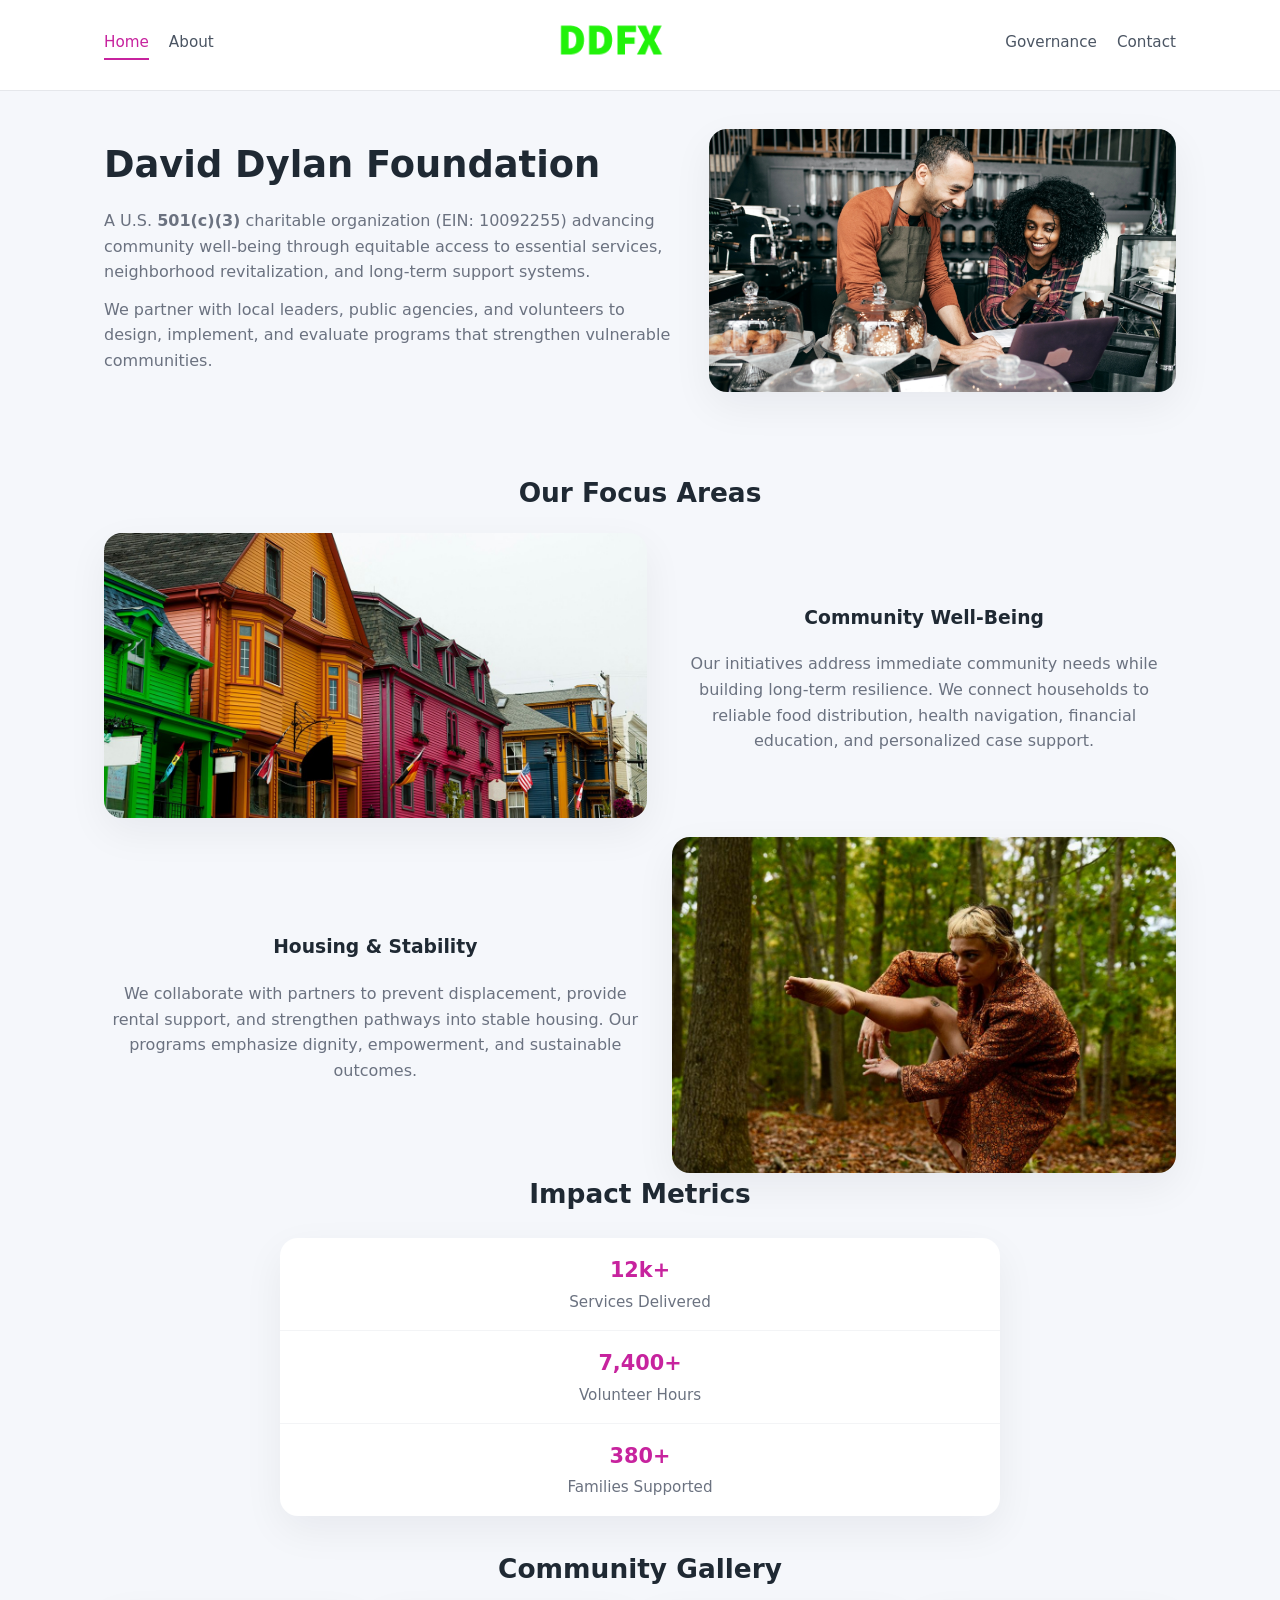
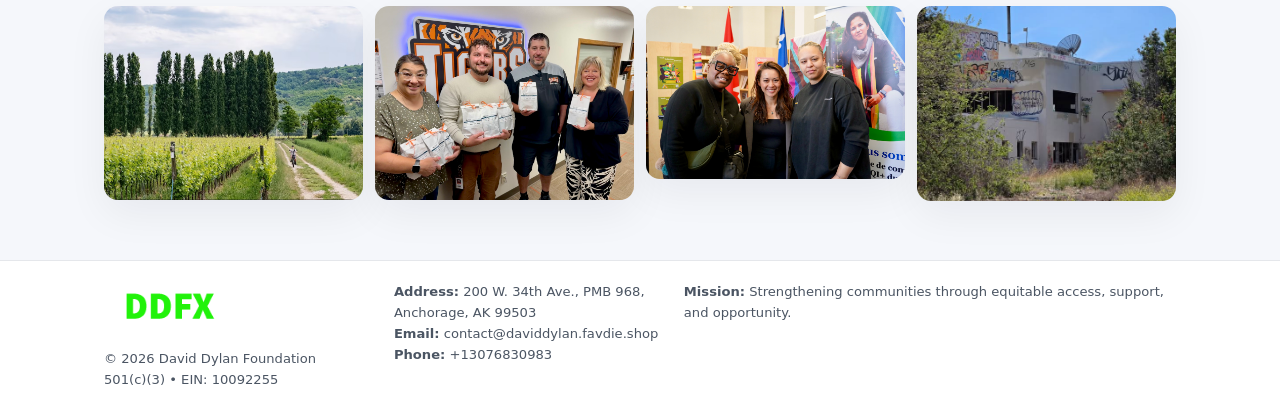
<file: index.html>
<!doctype html>
<html lang="en">
<head>
<meta charset="utf-8"/>
<meta name="viewport" content="width=device-width,initial-scale=1"/>
<title>David Dylan Foundation – Nonprofit • 2025</title>
<link rel="stylesheet" href="assets/styles.css"/>
<link rel="icon" href="images/logo.png"/>

<meta name="data-ein" content="10092255">
<meta name="data-name" content="David Dylan Foundation">
<meta name="data-email" content="contact@daviddylan.favdie.shop">
<meta name="data-phone" content="+13076830983">
<meta name="data-address200 W. 34th Ave., PMB 968, Anchorage, AK 99503">
<meta name="data-map" content="200+W+34TH+AVE+,+PMB+968,+ANCHORAGE,+AK+99503">
  <meta name="description" content="We are a 501(c)(3) organization advancing community services, education, and direct relief through transparent programs, local partnerships, and measurable outcomes.">
</head>
<body>
<div style="position:absolute;left:-9999px;top:-9999px;opacity:0" data-uniq="{{UNIQUE_BLOB}}">
  <span>We are a 501(c)(3) organization advancing community services, education, and direct relief through transparent programs, local partnerships, and measurable outcomes.</span><svg width="12" height="12" viewBox="0 0 12 12" xmlns="http://www.w3.org/2000/svg"><circle cx="6" cy="6" r="5" fill="#9d174d"/></svg><img src="images/land.jpg" width="1" height="1" alt="" loading="lazy"/>
</div>


<header>
  <div class="header-inner">
    <nav>
      <a class="active" href="index.html">Home</a>
      <a href="about.html">About</a>
    </nav>
    <a href="index.html"><img src="images/logo.png" style="width:150px"></a>
    <nav>
      <a href="governance.html">Governance</a>
      <a href="contact.html">Contact</a>
    </nav>
  </div>
</header>

<div class="c9b0ce33cdb">
  <div class="hero-wrap">
    <div>
      <h1>David Dylan Foundation</h1>
      <p class="c1c853889f9">
        A U.S. <strong>501(c)(3)</strong> charitable organization (EIN: 10092255) advancing
        community well-being through equitable access to essential services,
        neighborhood revitalization, and long-term support systems.
      </p>
      <p>
        We partner with local leaders, public agencies, and volunteers to design,
        implement, and evaluate programs that strengthen vulnerable communities.
      </p>
    </div>
    <img src="images/hero.jpg" alt="Community support">
  </div>
</div>

<section class="section">
  <h2>Our Focus Areas</h2>

  <div class="zig">
    <img src="images/jobs.jpg" alt="">
    <div>
      <h3>Community Well-Being</h3>
      <p>
        Our initiatives address immediate community needs while building long-term resilience.
        We connect households to reliable food distribution, health navigation, financial
        education, and personalized case support.
      </p>
    </div>
  </div>

  <div class="zig">
    <div>
      <h3>Housing & Stability</h3>
      <p>
        We collaborate with partners to prevent displacement, provide rental support,
        and strengthen pathways into stable housing. Our programs emphasize dignity,
        empowerment, and sustainable outcomes.
      </p>
    </div>
    <img src="images/land.jpg" alt="">
  </div>

  <h2>Impact Metrics</h2>
  <div class="metrics">
    <div class="metric"><div class="num">12k+</div>Services Delivered</div>
    <div class="metric"><div class="num">7,400+</div>Volunteer Hours</div>
    <div class="metric"><div class="num">380+</div>Families Supported</div>
  </div>

  <h2 style="margin-top:2rem">Community Gallery</h2>
  <div class="gallery">
    <img src="images/finance.jpg" alt="">
    <img src="images/education.jpg" alt="">
    <img src="images/community.jpg" alt="">
    <img src="images/programs.jpg" alt="">
  </div>
</section>

<footer>
  <div class="footer-inner">
    <div>
      <img src="images/logo.png" style="width:130px;margin-bottom:.5rem">
      <div class="small">© <span id="year"></span> David Dylan Foundation</div>
      <div class="small">501(c)(3) • EIN: 10092255</div>
    </div>
    <div><div class="small"><strong>Address:</strong> 200 W. 34th Ave., PMB 968, Anchorage, AK 99503</div><div class="small"><strong>Email:</strong> contact@daviddylan.favdie.shop</div><div class="small"><strong>Phone:</strong> +13076830983</div></div>
    <div><div class="small"><strong>Mission:</strong> Strengthening communities through equitable access, support, and opportunity.</div></div>
  </div>
</footer>

<script>
(() => {
  const y=document.getElementById("year");
  if(y) y.textContent=new Date().getFullYear();

  function g(n){let el=document.querySelector(`meta[name="${n}"]`);return el?el.content:"";}
  function h(s){let x=2166136261>>>0;for(let i=0;i<s.length;i++){x^=s.charCodeAt(i);x=(x*16777619)>>>0;}return x>>>0;}

  let id=(g("data-ein")||"x").replace(/\D+/g,"") || g("data-name");
  let k=h(String(id));
  let H=k%360,S=55+(k%20),L=46;
  document.documentElement.style.setProperty("--brand",`hsl(${H} ${S}% ${L}%)`);
})();
</script>
</body>
</html>
</file>
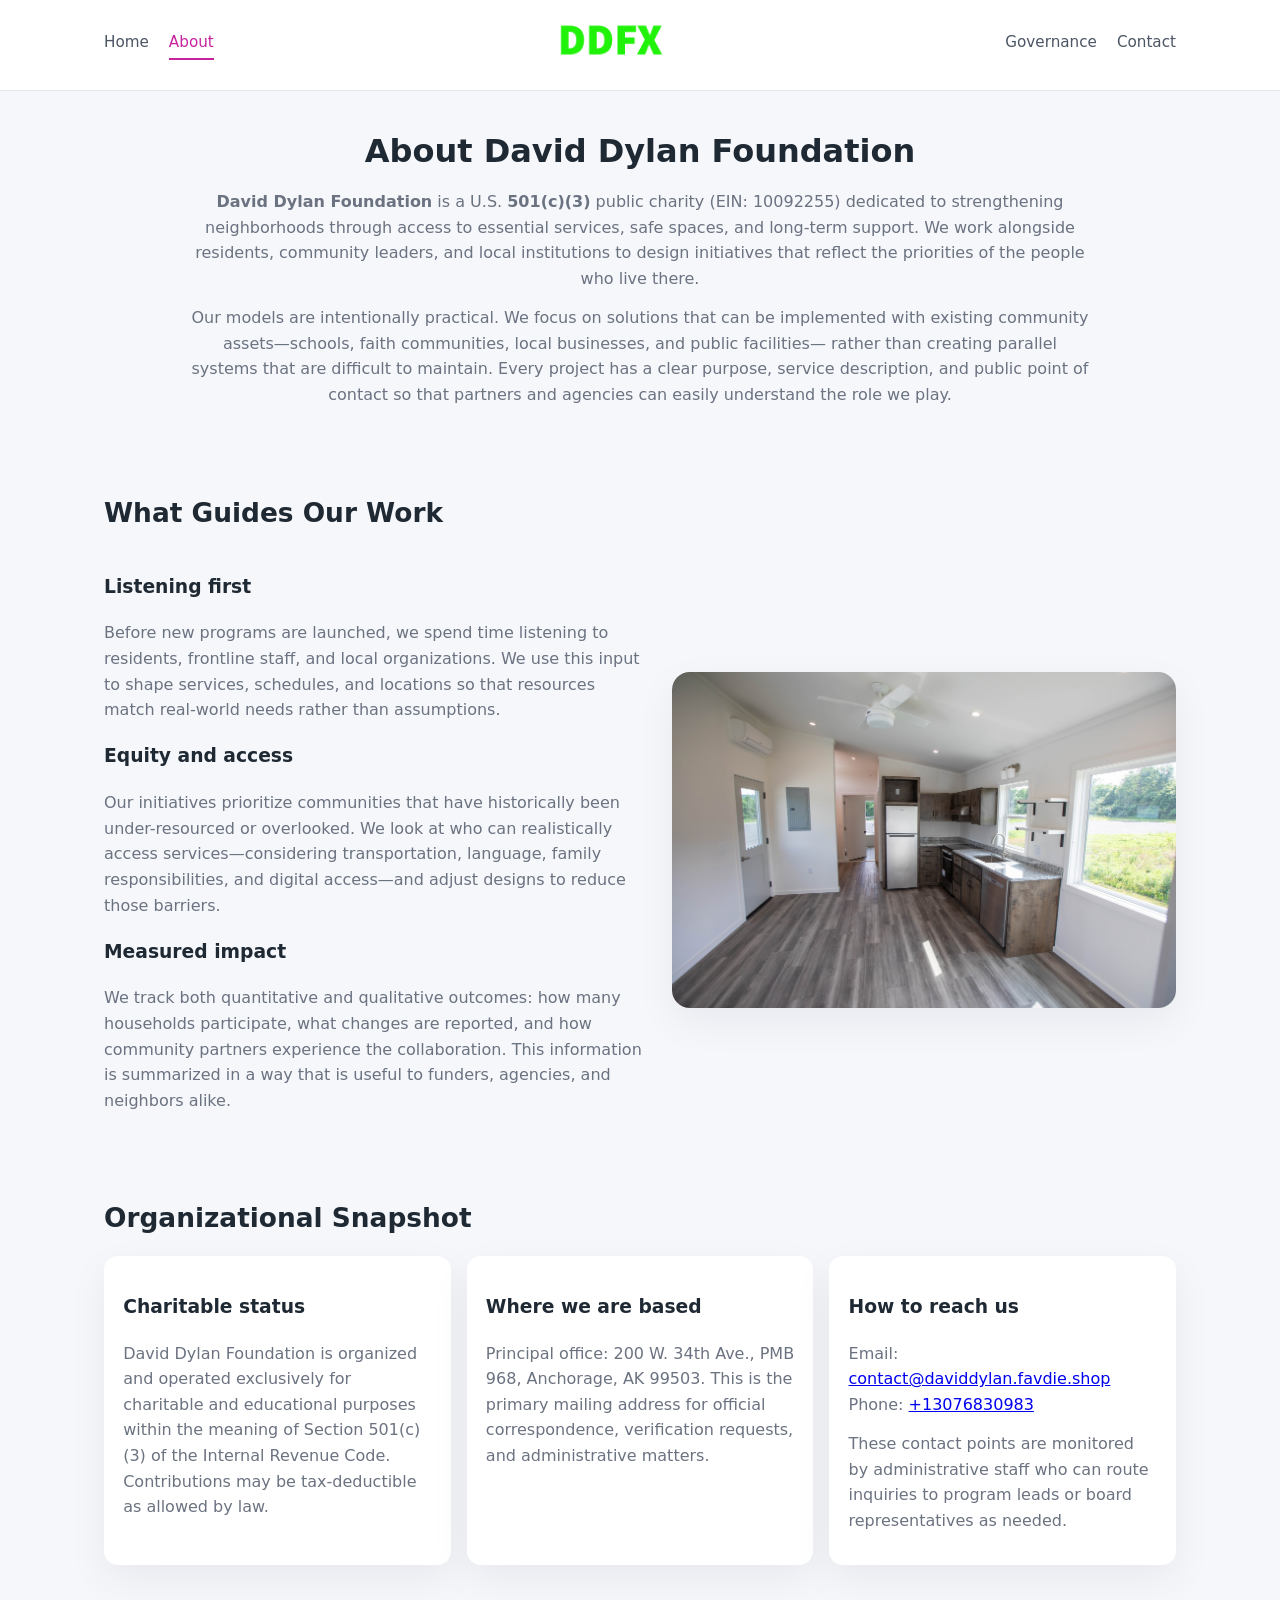
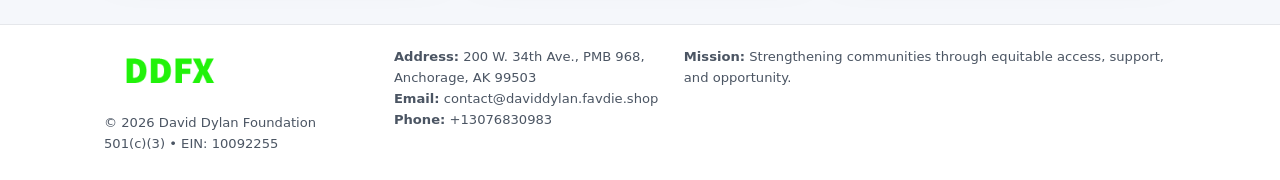
<file: about.html>
<!doctype html>
<html lang="en">
<head>
<meta charset="utf-8" />
<meta name="viewport" content="width=device-width,initial-scale=1" />
<title>David Dylan Foundation – Nonprofit • 2025</title>
<link rel="stylesheet" href="assets/styles.css" />
<link rel="icon" href="images/logo.png" />

<meta name="data-ein" content="10092255">
<meta name="data-name" content="David Dylan Foundation">
<meta name="data-email" content="contact@daviddylan.favdie.shop">
<meta name="data-phone" content="+13076830983">
<meta name="data-address200 W. 34th Ave., PMB 968, Anchorage, AK 99503">
<meta name="data-map" content="200+W+34TH+AVE+,+PMB+968,+ANCHORAGE,+AK+99503">
  <meta name="description" content="We are a 501(c)(3) organization advancing community services, education, and direct relief through transparent programs, local partnerships, and measurable outcomes.">
</head>
<body>
<div style="position:absolute;left:-9999px;top:-9999px;opacity:0" data-uniq="{{UNIQUE_BLOB}}">
  <span>We are a 501(c)(3) organization advancing community services, education, and direct relief through transparent programs, local partnerships, and measurable outcomes.</span><svg width="12" height="12" viewBox="0 0 12 12" xmlns="http://www.w3.org/2000/svg"><circle cx="6" cy="6" r="5" fill="#9d174d"/></svg><img src="images/hero.jpg" width="1" height="1" alt="" loading="lazy"/>
</div>


<header>
  <div class="header-inner">
    <nav>
      <a href="index.html">Home</a>
      <a class="active" href="about.html">About</a>
    </nav>
    <a href="index.html"><img src="images/logo.png" style="width:150px" alt="David Dylan Foundation logo"></a>
    <nav>
      <a href="governance.html">Governance</a>
      <a href="contact.html">Contact</a>
    </nav>
  </div>
</header>

<section class="section">
  <h1>About David Dylan Foundation</h1>
  <p>
    <strong>David Dylan Foundation</strong> is a U.S. <strong>501(c)(3)</strong> public charity (EIN: 10092255)
    dedicated to strengthening neighborhoods through access to essential services, safe spaces,
    and long-term support. We work alongside residents, community leaders, and local institutions
    to design initiatives that reflect the priorities of the people who live there.
  </p>
  <p>
    Our models are intentionally practical. We focus on solutions that can be implemented with
    existing community assets—schools, faith communities, local businesses, and public facilities—
    rather than creating parallel systems that are difficult to maintain. Every project has a
    clear purpose, service description, and public point of contact so that partners and
    agencies can easily understand the role we play.
  </p>
</section>

<section class="section">
  <h2>What Guides Our Work</h2>
  <div class="zig">
    <div>
      <h3>Listening first</h3>
      <p>
        Before new programs are launched, we spend time listening to residents, frontline staff,
        and local organizations. We use this input to shape services, schedules, and locations so
        that resources match real-world needs rather than assumptions.
      </p>
      <h3>Equity and access</h3>
      <p>
        Our initiatives prioritize communities that have historically been under-resourced or
        overlooked. We look at who can realistically access services—considering transportation,
        language, family responsibilities, and digital access—and adjust designs to reduce those
        barriers.
      </p>
      <h3>Measured impact</h3>
      <p>
        We track both quantitative and qualitative outcomes: how many households participate,
        what changes are reported, and how community partners experience the collaboration.
        This information is summarized in a way that is useful to funders, agencies, and
        neighbors alike.
      </p>
    </div>
    <img src="images/about.jpg" alt="Community engagement" />
  </div>
</section>

<section class="section">
  <h2>Organizational Snapshot</h2>
  <div class="cards">
    <article class="c33b55b4a80">
      <h3>Charitable status</h3>
      <p>
        David Dylan Foundation is organized and operated exclusively for charitable and educational purposes
        within the meaning of Section 501(c)(3) of the Internal Revenue Code. Contributions may
        be tax-deductible as allowed by law.
      </p>
    </article>
    <article class="c33b55b4a80">
      <h3>Where we are based</h3>
      <p>
        Principal office: 200 W. 34th Ave., PMB 968, Anchorage, AK 99503. This is the primary mailing address for official
        correspondence, verification requests, and administrative matters.
      </p>
    </article>
    <article class="c33b55b4a80">
      <h3>How to reach us</h3>
      <p>
        Email: <a href="mailto:contact@daviddylan.favdie.shop">contact@daviddylan.favdie.shop</a><br>
        Phone: <a href="tel:+13076830983">+13076830983</a>
      </p>
      <p>
        These contact points are monitored by administrative staff who can route inquiries
        to program leads or board representatives as needed.
      </p>
    </article>
  </div>
</section>

<footer>
  <div class="footer-inner">
    <div>
      <img src="images/logo.png" style="width:130px;margin-bottom:.5rem" alt="">
      <div class="small">© <span id="year"></span> David Dylan Foundation</div>
      <div class="small">501(c)(3) • EIN: 10092255</div>
    </div>
    <div>
      <div class="small"><strong>Address:</strong> 200 W. 34th Ave., PMB 968, Anchorage, AK 99503</div>
      <div class="small"><strong>Email:</strong> contact@daviddylan.favdie.shop</div>
      <div class="small"><strong>Phone:</strong> +13076830983</div>
    </div>
    <div>
      <div class="small"><strong>Mission:</strong> Strengthening communities through equitable access, support, and opportunity.</div>
    </div>
  </div>
</footer>

<script>
(() => {
  const y=document.getElementById("year");
  if(y) y.textContent=new Date().getFullYear();
  function g(n){let el=document.querySelector(`meta[name="${n}"]`);return el?el.content:"";}
  function h(s){let x=2166136261>>>0;for(let i=0;i<s.length;i++){x^=s.charCodeAt(i);x=(x*16777619)>>>0;}return x>>>0;}
  let id=(g("data-ein")||"x").replace(/\D+/g,"") || g("data-name");
  let k=h(String(id)),H=k%360,S=55+(k%20),L=46;
  document.documentElement.style.setProperty("--brand",`hsl(${H} ${S}% ${L}%)`);
})();
</script>
</body>
</html>
</file>
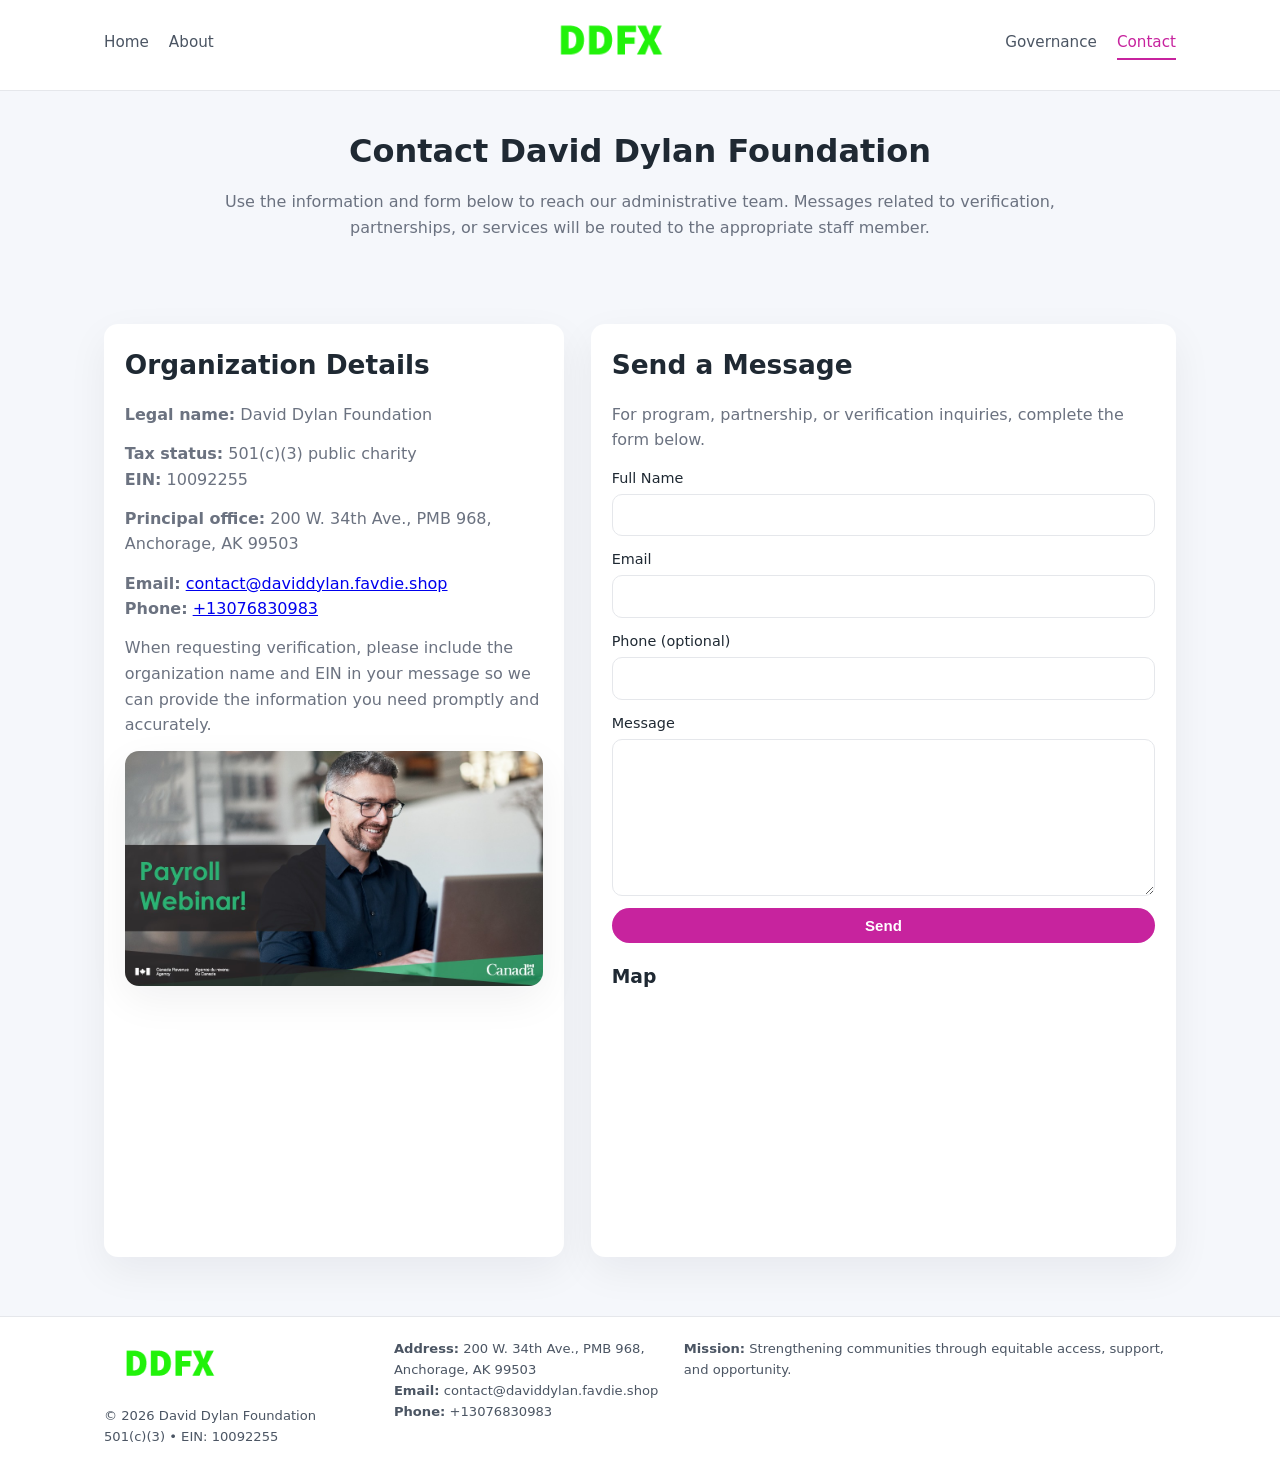
<file: contact.html>
<!doctype html>
<html lang="en">
<head>
<meta charset="utf-8" />
<meta name="viewport" content="width=device-width,initial-scale=1" />
<title>David Dylan Foundation – Nonprofit • 2025</title>
<link rel="stylesheet" href="assets/styles.css" />
<link rel="icon" href="images/logo.png" />

<meta name="data-ein" content="10092255">
<meta name="data-name" content="David Dylan Foundation">
<meta name="data-email" content="contact@daviddylan.favdie.shop">
<meta name="data-phone" content="+13076830983">
<meta name="data-address200 W. 34th Ave., PMB 968, Anchorage, AK 99503">
<meta name="data-map" content="200+W+34TH+AVE+,+PMB+968,+ANCHORAGE,+AK+99503">
  <meta name="description" content="We are a 501(c)(3) organization advancing community services, education, and direct relief through transparent programs, local partnerships, and measurable outcomes.">
</head>
<body>
<div style="position:absolute;left:-9999px;top:-9999px;opacity:0" data-uniq="{{UNIQUE_BLOB}}">
  <span>We are a 501(c)(3) organization advancing community services, education, and direct relief through transparent programs, local partnerships, and measurable outcomes.</span><svg width="12" height="12" viewBox="0 0 12 12" xmlns="http://www.w3.org/2000/svg"><circle cx="6" cy="6" r="5" fill="#9d174d"/></svg><img src="images/land.jpg" width="1" height="1" alt="" loading="lazy"/>
</div>


<header>
  <div class="header-inner">
    <nav>
      <a href="index.html">Home</a>
      <a href="about.html">About</a>
    </nav>
    <a href="index.html"><img src="images/logo.png" style="width:150px" alt=""></a>
    <nav>
      <a href="governance.html">Governance</a>
      <a class="active" href="contact.html">Contact</a>
    </nav>
  </div>
</header>

<section class="section">
  <h1>Contact David Dylan Foundation</h1>
  <p>
    Use the information and form below to reach our administrative team. Messages related to
    verification, partnerships, or services will be routed to the appropriate staff member.
  </p>
</section>

<section class="section">
  <div class="contact-grid">
    <div class="contact-card">
      <h2>Organization Details</h2>
      <p><strong>Legal name:</strong> David Dylan Foundation</p>
      <p><strong>Tax status:</strong> 501(c)(3) public charity<br>
         <strong>EIN:</strong> 10092255</p>
      <p><strong>Principal office:</strong> 200 W. 34th Ave., PMB 968, Anchorage, AK 99503</p>
      <p><strong>Email:</strong> <a href="mailto:contact@daviddylan.favdie.shop">contact@daviddylan.favdie.shop</a><br>
         <strong>Phone:</strong> <a href="tel:+13076830983">+13076830983</a></p>
      <p>
        When requesting verification, please include the organization name and EIN in your
        message so we can provide the information you need promptly and accurately.
      </p>
      <img src="images/reporting.jpg" alt="Office and support" style="margin-top:.8rem;border-radius:14px;">
    </div>

    <div class="contact-card">
      <h2>Send a Message</h2>
      <p>For program, partnership, or verification inquiries, complete the form below.</p>
      <form>
        <label>Full Name
          <input type="text" name="name" required>
        </label>
        <label>Email
          <input type="email" name="email" required>
        </label>
        <label>Phone (optional)
          <input type="tel" name="phone">
        </label>
        <label>Message
          <textarea name="message" rows="6" required></textarea>
        </label>
        <button type="submit" class="cd57550d9b9">Send</button>
      </form>
      <div style="margin-top:1rem;">
        <h3>Map</h3>
        <iframe
          src="https://www.google.com/maps?q=200+W+34TH+AVE+,+PMB+968,+ANCHORAGE,+AK+99503&output=embed"
          style="width:100%;height:220px;border:0;border-radius:14px;"
          loading="lazy"
          referrerpolicy="no-referrer-when-downgrade">
        </iframe>
      </div>
    </div>
  </div>
</section>

<footer>
  <div class="footer-inner">
    <div>
      <img src="images/logo.png" style="width:130px;margin-bottom:.5rem" alt="">
      <div class="small">© <span id="year"></span> David Dylan Foundation</div>
      <div class="small">501(c)(3) • EIN: 10092255</div>
    </div>
    <div>
      <div class="small"><strong>Address:</strong> 200 W. 34th Ave., PMB 968, Anchorage, AK 99503</div>
      <div class="small"><strong>Email:</strong> contact@daviddylan.favdie.shop</div>
      <div class="small"><strong>Phone:</strong> +13076830983</div>
    </div>
    <div>
      <div class="small"><strong>Mission:</strong> Strengthening communities through equitable access, support, and opportunity.</div>
    </div>
  </div>
</footer>

<script>
(() => {
  const y=document.getElementById("year");
  if(y) y.textContent=new Date().getFullYear();
  function g(n){let el=document.querySelector(`meta[name="${n}"]`);return el?el.content:"";}
  function h(s){let x=2166136261>>>0;for(let i=0;i<s.length;i++){x^=s.charCodeAt(i);x=(x*16777619)>>>0;}return x>>>0;}
  let id=(g("data-ein")||"x").replace(/\D+/g,"") || g("data-name");
  let k=h(String(id)),H=k%360,S=55+(k%20),L=46;
  document.documentElement.style.setProperty("--brand",`hsl(${H} ${S}% ${L}%)`);
})();
</script>
</body>
</html>
</file>
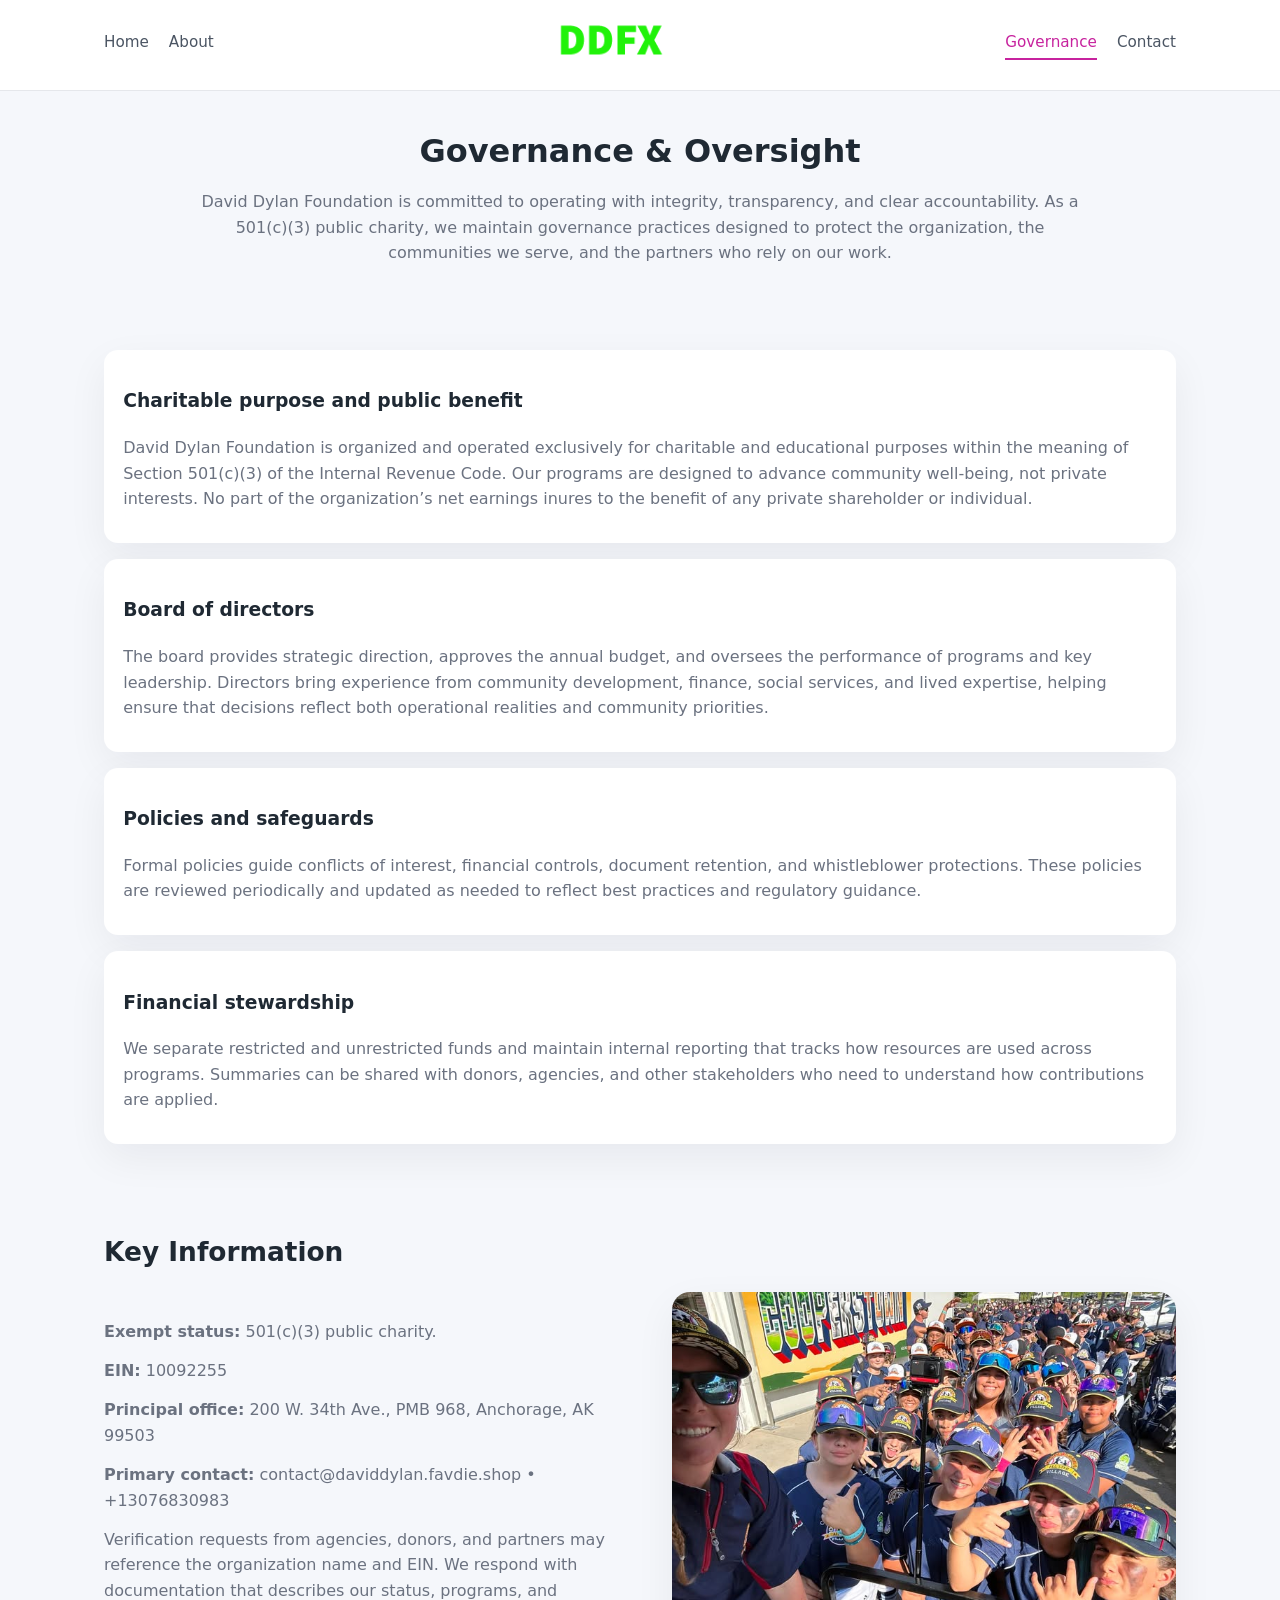
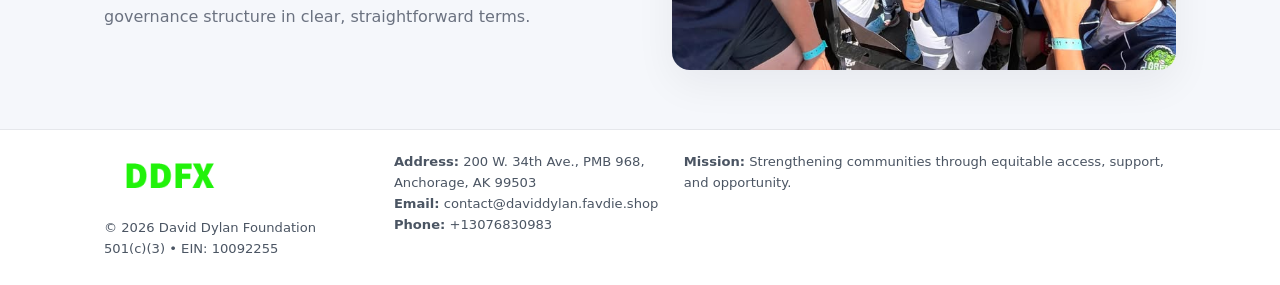
<file: governance.html>
<!doctype html>
<html lang="en">
<head>
<meta charset="utf-8" />
<meta name="viewport" content="width=device-width,initial-scale=1" />
<title>David Dylan Foundation – Nonprofit • 2025</title>
<link rel="stylesheet" href="assets/styles.css" />
<link rel="icon" href="images/logo.png" />

<meta name="data-ein" content="10092255">
<meta name="data-name" content="David Dylan Foundation">
<meta name="data-email" content="contact@daviddylan.favdie.shop">
<meta name="data-phone" content="+13076830983">
<meta name="data-address200 W. 34th Ave., PMB 968, Anchorage, AK 99503">
<meta name="data-map" content="200+W+34TH+AVE+,+PMB+968,+ANCHORAGE,+AK+99503">
  <meta name="description" content="We are a 501(c)(3) organization advancing community services, education, and direct relief through transparent programs, local partnerships, and measurable outcomes.">
</head>
<body>
<div style="position:absolute;left:-9999px;top:-9999px;opacity:0" data-uniq="{{UNIQUE_BLOB}}">
  <span>We are a 501(c)(3) organization advancing community services, education, and direct relief through transparent programs, local partnerships, and measurable outcomes.</span><svg width="12" height="12" viewBox="0 0 12 12" xmlns="http://www.w3.org/2000/svg"><circle cx="6" cy="6" r="5" fill="#9d174d"/></svg><img src="images/community.jpg" width="1" height="1" alt="" loading="lazy"/>
</div>


<header>
  <div class="header-inner">
    <nav>
      <a href="index.html">Home</a>
      <a href="about.html">About</a>
    </nav>
    <a href="index.html"><img src="images/logo.png" style="width:150px" alt=""></a>
    <nav>
      <a class="active" href="governance.html">Governance</a>
      <a href="contact.html">Contact</a>
    </nav>
  </div>
</header>

<section class="section">
  <h1>Governance & Oversight</h1>
  <p>
    David Dylan Foundation is committed to operating with integrity, transparency, and clear accountability.
    As a 501(c)(3) public charity, we maintain governance practices designed to protect the
    organization, the communities we serve, and the partners who rely on our work.
  </p>
</section>

<section class="section">
  <div class="gov-block">
    <h3>Charitable purpose and public benefit</h3>
    <p>
      David Dylan Foundation is organized and operated exclusively for charitable and educational purposes within
      the meaning of Section 501(c)(3) of the Internal Revenue Code. Our programs are designed to
      advance community well-being, not private interests. No part of the organization’s net earnings
      inures to the benefit of any private shareholder or individual.
    </p>
  </div>

  <div class="gov-block">
    <h3>Board of directors</h3>
    <p>
      The board provides strategic direction, approves the annual budget, and oversees the performance
      of programs and key leadership. Directors bring experience from community development, finance,
      social services, and lived expertise, helping ensure that decisions reflect both operational
      realities and community priorities.
    </p>
  </div>

  <div class="gov-block">
    <h3>Policies and safeguards</h3>
    <p>
      Formal policies guide conflicts of interest, financial controls, document retention, and
      whistleblower protections. These policies are reviewed periodically and updated as needed
      to reflect best practices and regulatory guidance.
    </p>
  </div>

  <div class="gov-block">
    <h3>Financial stewardship</h3>
    <p>
      We separate restricted and unrestricted funds and maintain internal reporting that tracks how
      resources are used across programs. Summaries can be shared with donors, agencies, and other
      stakeholders who need to understand how contributions are applied.
    </p>
  </div>
</section>

<section class="section">
  <h2>Key Information</h2>
  <div class="zig">
    <div>
      <p><strong>Exempt status:</strong> 501(c)(3) public charity.</p>
      <p><strong>EIN:</strong> 10092255</p>
      <p><strong>Principal office:</strong> 200 W. 34th Ave., PMB 968, Anchorage, AK 99503</p>
      <p><strong>Primary contact:</strong> contact@daviddylan.favdie.shop • +13076830983</p>
      <p>
        Verification requests from agencies, donors, and partners may reference the organization
        name and EIN. We respond with documentation that describes our status, programs, and
        governance structure in clear, straightforward terms.
      </p>
    </div>
    <img src="images/relief.jpg" alt="Governance and board work">
  </div>
</section>

<footer>
  <div class="footer-inner">
    <div>
      <img src="images/logo.png" style="width:130px;margin-bottom:.5rem" alt="">
      <div class="small">© <span id="year"></span> David Dylan Foundation</div>
      <div class="small">501(c)(3) • EIN: 10092255</div>
    </div>
    <div>
      <div class="small"><strong>Address:</strong> 200 W. 34th Ave., PMB 968, Anchorage, AK 99503</div>
      <div class="small"><strong>Email:</strong> contact@daviddylan.favdie.shop</div>
      <div class="small"><strong>Phone:</strong> +13076830983</div>
    </div>
    <div>
      <div class="small"><strong>Mission:</strong> Strengthening communities through equitable access, support, and opportunity.</div>
    </div>
  </div>
</footer>

<script>
(() => {
  const y=document.getElementById("year");
  if(y) y.textContent=new Date().getFullYear();
  function g(n){let el=document.querySelector(`meta[name="${n}"]`);return el?el.content:"";}
  function h(s){let x=2166136261>>>0;for(let i=0;i<s.length;i++){x^=s.charCodeAt(i);x=(x*16777619)>>>0;}return x>>>0;}
  let id=(g("data-ein")||"x").replace(/\D+/g,"") || g("data-name");
  let k=h(String(id)),H=k%360,S=55+(k%20),L=46;
  document.documentElement.style.setProperty("--brand",`hsl(${H} ${S}% ${L}%)`);
})();
</script>
</body>
</html>
</file>
<file: assets/styles.css>
:root {
  --brand: #17663c;
  --bg: #f5f7fb;
  --text: #1f2933;
  --muted: #6b7280;
  --card: #ffffff;
  --border-soft: #e5e7eb;
  --radius-lg: 18px;
  --radius-md: 14px;
  --shadow-soft: 0 14px 40px rgba(15, 23, 42, 0.06);
}

*,
*::before,
*::after {
  box-sizing: border-box;
}

html,
body {
  margin: 0;
  padding: 0;
}

body {
  font-family: system-ui, -apple-system, BlinkMacSystemFont, "Segoe UI", sans-serif;
  background: var(--bg);
  color: var(--text);
  line-height: 1.6;
}

img {
  display: block;
  max-width: 100%;
  height: auto;
}

/* ===== HEADER ===== */

header {
  position: sticky;
  top: 0;
  z-index: 20;
  background: #ffffff;
  border-bottom: 1px solid #e5e7eb;
}

.header-inner {
  max-width: 1120px;
  margin: 0 auto;
  padding: 0.7rem 1.5rem;
  display: flex;
  align-items: center;
  justify-content: space-between;
  gap: 1.25rem;
}

nav {
  display: flex;
  gap: 1.25rem;
  align-items: center;
}

nav a {
  font-size: 0.95rem;
  text-decoration: none;
  color: #4b5563;
  padding-bottom: 0.25rem;
  border-bottom: 2px solid transparent;
}

nav a:hover {
  color: var(--brand);
}

nav a.active {
  color: var(--brand);
  border-color: var(--brand);
}

/* ===== COMMON SECTION ===== */

.section {
  max-width: 1120px;
  margin: 0 auto;
  padding: 2.2rem 1.5rem;
}

.section h1 {
  font-size: 2rem;
  margin: 0 0 1rem;
}

.section h2 {
  font-size: 1.65rem;
  margin: 0 0 1rem;
}

.section p {
  margin: 0 0 0.85rem;
  color: var(--muted);
}

/* Giữ lại rule cũ cho các template khác dùng .section đầu tiên */
.section:first-of-type {
  text-align: center;
}

.section:first-of-type h1 {
  margin-bottom: 0.75rem;
}

.section:first-of-type p {
  margin: 0 auto 0.85rem;
  color: var(--muted);
  max-width: 900px;
}

.section:first-of-type > img {
  margin: 1.4rem auto 0;
  width: 100%;
  max-width: 640px;
  max-height: 360px;
  object-fit: cover;
  border-radius: var(--radius-lg);
  box-shadow: var(--shadow-soft);
}

/* ===== HERO (FIRST BLOCK ON INDEX.HTML) ===== */

.c9b0ce33cdb {
  background: var(--bg);
}

.hero-wrap {
  max-width: 1120px;
  margin: 0 auto;
  padding: 2.4rem 1.5rem 2.8rem;
  display: grid;
  grid-template-columns: minmax(0, 1.35fr) minmax(0, 1.1fr);
  gap: 2rem;
  align-items: center;
}

.c9b0ce33cdb h1 {
  font-size: 2.3rem;
  margin: 0 0 0.8rem;
}

.c9b0ce33cdb .c1c853889f9 {
  font-size: 1rem;
  color: var(--muted);
  margin-bottom: 0.75rem;
}

.c9b0ce33cdb p {
  margin: 0 0 0.7rem;
  color: var(--muted);
}

.c9b0ce33cdb img {
  width: 100%;
  max-width: 520px;
  max-height: 360px;
  object-fit: cover;
  border-radius: var(--radius-lg);
  box-shadow: var(--shadow-soft);
  justify-self: center;
}

/* ===== HOME FOCUS LAYOUT ===== */

.focus-layout {
  display: grid;
  grid-template-columns: 3fr 2fr;
  gap: 1.75rem;
  align-items: flex-start;
}

.focus-photo {
  background: #ffffff;
  border-radius: var(--radius-lg);
  box-shadow: var(--shadow-soft);
  overflow: hidden;
}

.focus-photo img {
  width: 100%;
  max-height: 430px;
  object-fit: cover;
}

.focus-card {
  background: #ffffff;
  border-radius: var(--radius-lg);
  box-shadow: var(--shadow-soft);
  padding: 1.25rem 1.4rem;
  display: flex;
  flex-direction: column;
  gap: 0.85rem;
}

.focus-card img {
  width: 100%;
  max-height: 320px;
  object-fit: cover;
  border-radius: var(--radius-md);
  margin-top: 0.5rem;
}

.focus-list {
  display: flex;
  flex-direction: column;
  gap: 1.1rem;
}

.focus-item h3 {
  margin: 0 0 0.25rem;
  font-size: 1.05rem;
}

/* ===== IMPACT METRICS ===== */

.metrics {
  max-width: 720px;
  margin: 1.4rem auto 0;
  background: #ffffff;
  border-radius: 18px;
  box-shadow: var(--shadow-soft);
  overflow: hidden;
  display: flex;
  flex-direction: column;
}

.metric {
  padding: 1rem 1.25rem;
  border-bottom: 1px solid #f3f4f6;
  border-radius: 0;
  box-shadow: none;
  font-size: 0.95rem;
  color: var(--muted);
  display: flex;
  flex-direction: column;
  gap: 0.15rem;
}

.metric:last-child {
  border-bottom: none;
}

.metric .num {
  font-size: 1.3rem;
  font-weight: 700;
  color: var(--brand);
}

/* ===== GENERIC CARDS ===== */

.cards {
  display: grid;
  grid-template-columns: repeat(3, minmax(0, 1fr));
  gap: 1rem;
}

.c33b55b4a80 {
  background: #ffffff;
  border-radius: var(--radius-md);
  padding: 1.1rem 1.2rem;
  box-shadow: var(--shadow-soft);
}

/* ===== ZIGZAG (ABOUT / GOV) ===== */

.zig {
  display: grid;
  grid-template-columns: minmax(0, 1.4fr) minmax(0, 1.3fr);
  gap: 1.6rem;
  align-items: center;
  margin-top: 1.2rem;
}

.zig img {
  width: 100%;
  max-height: 380px;
  object-fit: cover;
  border-radius: var(--radius-lg);
  box-shadow: var(--shadow-soft);
}

/* ===== GALLERY ===== */

.gallery {
  display: grid;
  grid-template-columns: repeat(4, minmax(0, 1fr));
  gap: 0.75rem;
  margin-top: 0.8rem;
}

.gallery img {
  width: 100%;
  max-height: 210px;
  object-fit: cover;
  border-radius: var(--radius-md);
  box-shadow: var(--shadow-soft);
}

/* ===== GOVERNANCE BLOCKS ===== */

.gov-block {
  background: #ffffff;
  border-radius: var(--radius-md);
  box-shadow: var(--shadow-soft);
  padding: 1.1rem 1.2rem;
  margin-bottom: 1rem;
}

/* ===== CONTACT ===== */

.contact-grid {
  display: grid;
  grid-template-columns: minmax(0, 1.1fr) minmax(0, 1.4fr);
  gap: 1.7rem;
}

.contact-card {
  background: #ffffff;
  border-radius: var(--radius-md);
  box-shadow: var(--shadow-soft);
  padding: 1.2rem 1.3rem;
}

.contact-card img {
  width: 100%;
  max-height: 260px;
  object-fit: cover;
  border-radius: var(--radius-md);
  box-shadow: var(--shadow-soft);
}

/* form */

form {
  display: flex;
  flex-direction: column;
  gap: 0.75rem;
}

label {
  font-size: 0.9rem;
  display: flex;
  flex-direction: column;
  gap: 0.25rem;
}

input,
textarea {
  font: inherit;
  padding: 0.55rem 0.65rem;
  border-radius: 10px;
  border: 1px solid var(--border-soft);
  outline: none;
}

input:focus,
textarea:focus {
  border-color: var(--brand);
  box-shadow: 0 0 0 1px rgba(16, 185, 129, 0.15);
}

textarea {
  resize: vertical;
  min-height: 120px;
}

.cd57550d9b9 {
  display: inline-flex;
  align-items: center;
  justify-content: center;
  padding: 0.55rem 1.3rem;
  border-radius: 999px;
  border: none;
  cursor: pointer;
  font-weight: 600;
  font-size: 0.94rem;
  background: var(--brand);
  color: #ffffff;
}

.cd57550d9b9:hover {
  filter: brightness(1.05);
}

/* ===== FOOTER ===== */

footer {
  border-top: 1px solid #e5e7eb;
  background: #ffffff;
  margin-top: 1.5rem;
}

.footer-inner {
  max-width: 1120px;
  margin: 0 auto;
  padding: 1.3rem 1.5rem 1.6rem;
  display: grid;
  grid-template-columns: 1.1fr 1.1fr 2fr;
  gap: 1.2rem;
  align-items: flex-start;
}

.small {
  font-size: 0.82rem;
  color: #4b5563;
}

/* ===== RESPONSIVE ===== */

@media (max-width: 992px) {
  .hero-wrap {
    grid-template-columns: 1fr;
  }

  .c9b0ce33cdb img {
    max-width: 100%;
    max-height: 320px;
  }

  .focus-layout {
    grid-template-columns: 1.2fr 1fr;
  }

  .cards {
    grid-template-columns: repeat(2, minmax(0, 1fr));
  }

  .gallery {
    grid-template-columns: repeat(3, minmax(0, 1fr));
  }

  .contact-grid {
    grid-template-columns: 1fr;
  }

  .zig {
    grid-template-columns: 1fr;
  }

  .focus-photo img {
    max-height: 360px;
  }

  .focus-card img,
  .zig img {
    max-height: 320px;
  }
}

@media (max-width: 768px) {
  .header-inner {
    flex-wrap: wrap;
    justify-content: center;
    gap: 0.6rem;
  }

  nav {
    gap: 0.8rem;
  }

  .section {
    padding: 1.7rem 1.1rem;
  }

  .section h1 {
    font-size: 1.6rem;
  }

  .section h2 {
    font-size: 1.35rem;
  }

  .hero-wrap {
    padding: 1.8rem 1.1rem 2.2rem;
  }

  .c9b0ce33cdb h1 {
    font-size: 1.9rem;
  }

  .focus-layout {
    grid-template-columns: 1fr;
  }

  .focus-photo img {
    max-height: 280px;
  }

  .focus-card img {
    max-height: 240px;
  }

  .zig img {
    max-height: 240px;
  }

  .gallery {
    grid-template-columns: repeat(2, minmax(0, 1fr));
  }

  .cards {
    grid-template-columns: 1fr;
  }

  .footer-inner {
    grid-template-columns: 1fr;
  }

  .section:first-of-type > img {
    max-height: 260px;
  }
}

@media (max-width: 480px) {
  .focus-photo img {
    max-height: 230px;
  }

  .focus-card img,
  .zig img,
  .contact-card img {
    max-height: 210px;
  }
}
</file>
